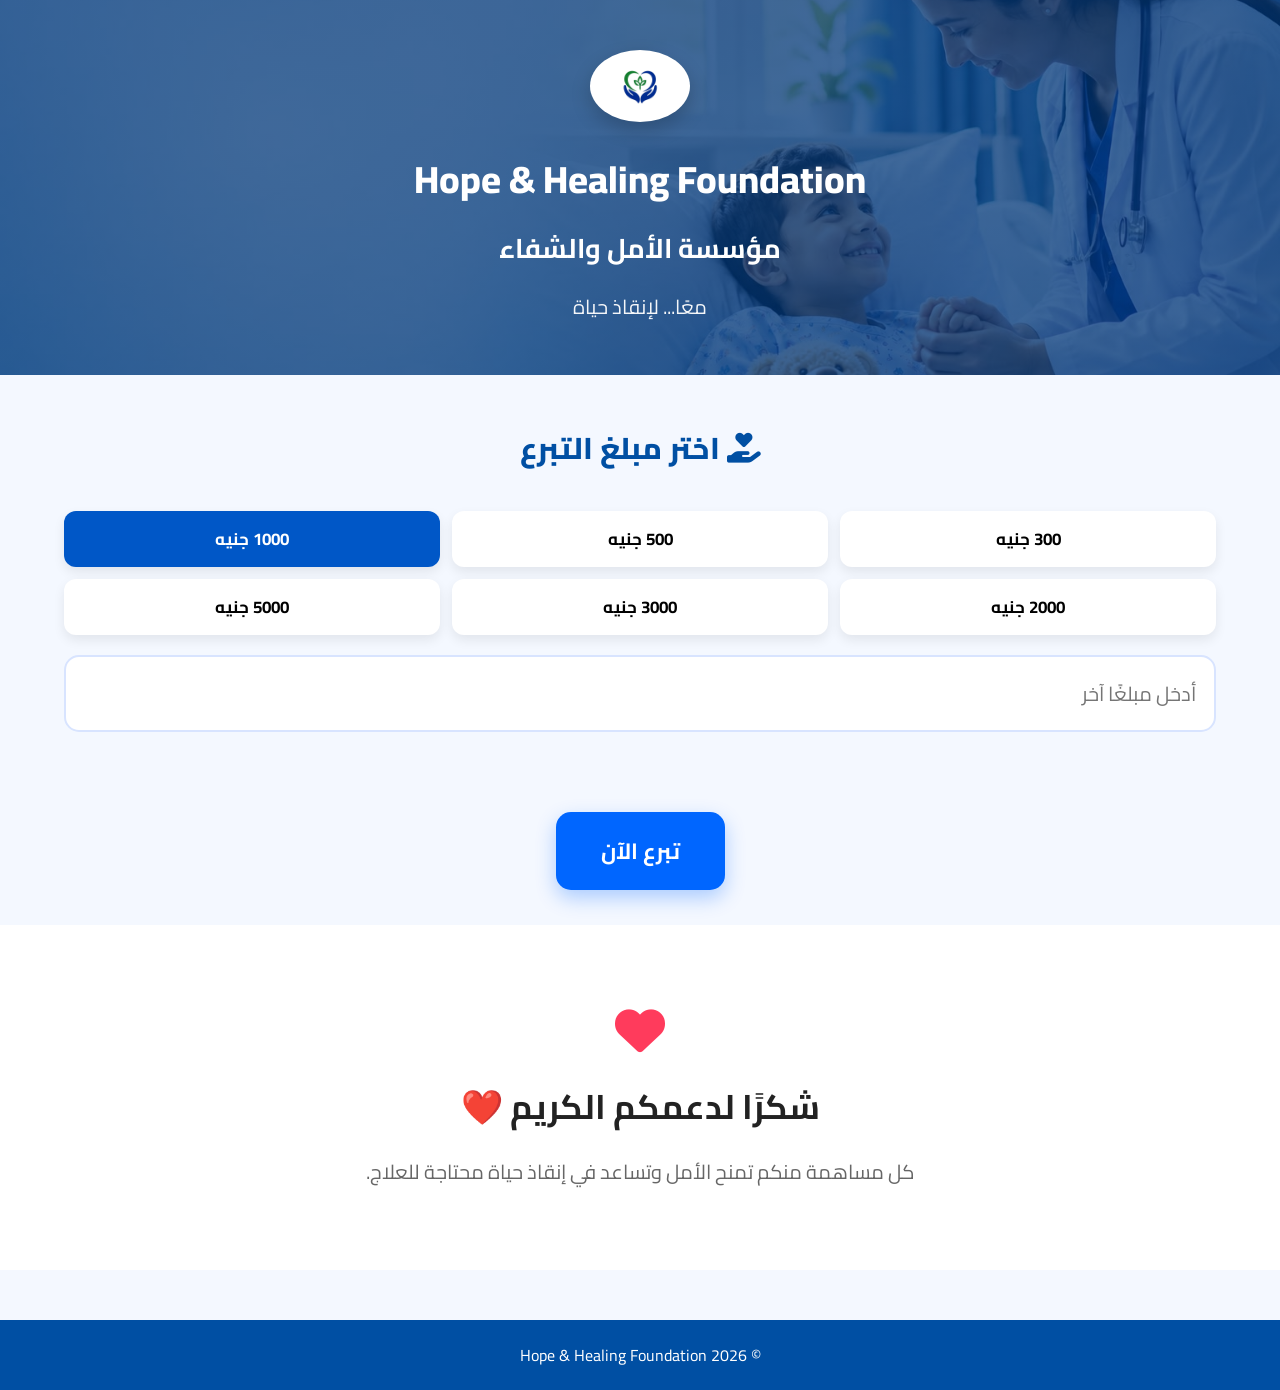
<file: index.html>
<!DOCTYPE html>
<html lang="ar" dir="rtl">

<head>
    <meta charset="UTF-8">
    <meta name="viewport" content="width=device-width, initial-scale=1.0">

    <title>Hope & Healing Foundation | مؤسسة الأمل والشفاء</title>

    <link rel="stylesheet" href="style.css">

    <!-- Google Font -->
    <link rel="preconnect" href="https://fonts.googleapis.com">
    <link rel="preconnect" href="https://fonts.gstatic.com" crossorigin>

    <link href="https://fonts.googleapis.com/css2?family=Cairo:wght@300;400;600;700;800&display=swap" rel="stylesheet">

    <!-- Font Awesome -->
    <link rel="stylesheet"
        href="https://cdnjs.cloudflare.com/ajax/libs/font-awesome/6.7.1/css/all.min.css">
</head>

<body>

<div class="overlay"></div>

<header class="hero">

    <div class="container">

        <img src="logo.png" class="logo">

        <h1>Hope & Healing Foundation</h1>

        <h2>مؤسسة الأمل والشفاء</h2>

        <p class="hero-text">
            معًا... لإنقاذ حياة
        </p>

    </div>

</header>

<section class="donation">

<div class="container">

<h2 class="section-title">

<i class="fa-solid fa-hand-holding-heart"></i>

اختر مبلغ التبرع

</h2>

<div class="amounts">

<button class="amount-btn">300 جنيه</button>

<button class="amount-btn">500 جنيه</button>

<button class="amount-btn active">1000 جنيه</button>

<button class="amount-btn">2000 جنيه</button>

<button class="amount-btn">3000 جنيه</button>

<button class="amount-btn">5000 جنيه</button>

</div>

<div class="custom-amount">

<input
type="number"
placeholder="أدخل مبلغًا آخر">

</div>

</div>

</section>
<div class="donate-now">
  <button id="donateBtn" onclick="goToPayment()">
    تبرع الآن
</button>
</div>



                    

    <section class="thanks">

        <div class="container">

            <i class="fa-solid fa-heart"></i>

            <h2>شكرًا لدعمكم الكريم ❤️</h2>

            <p>

                كل مساهمة منكم تمنح الأمل وتساعد في إنقاذ حياة محتاجة للعلاج.

            </p>

        </div>

    </section>

    <footer>

        <p>

            © 2026 Hope & Healing Foundation

        </p>

    </footer>

    <script src="script.js"></script>

</body>

</html>
</file>
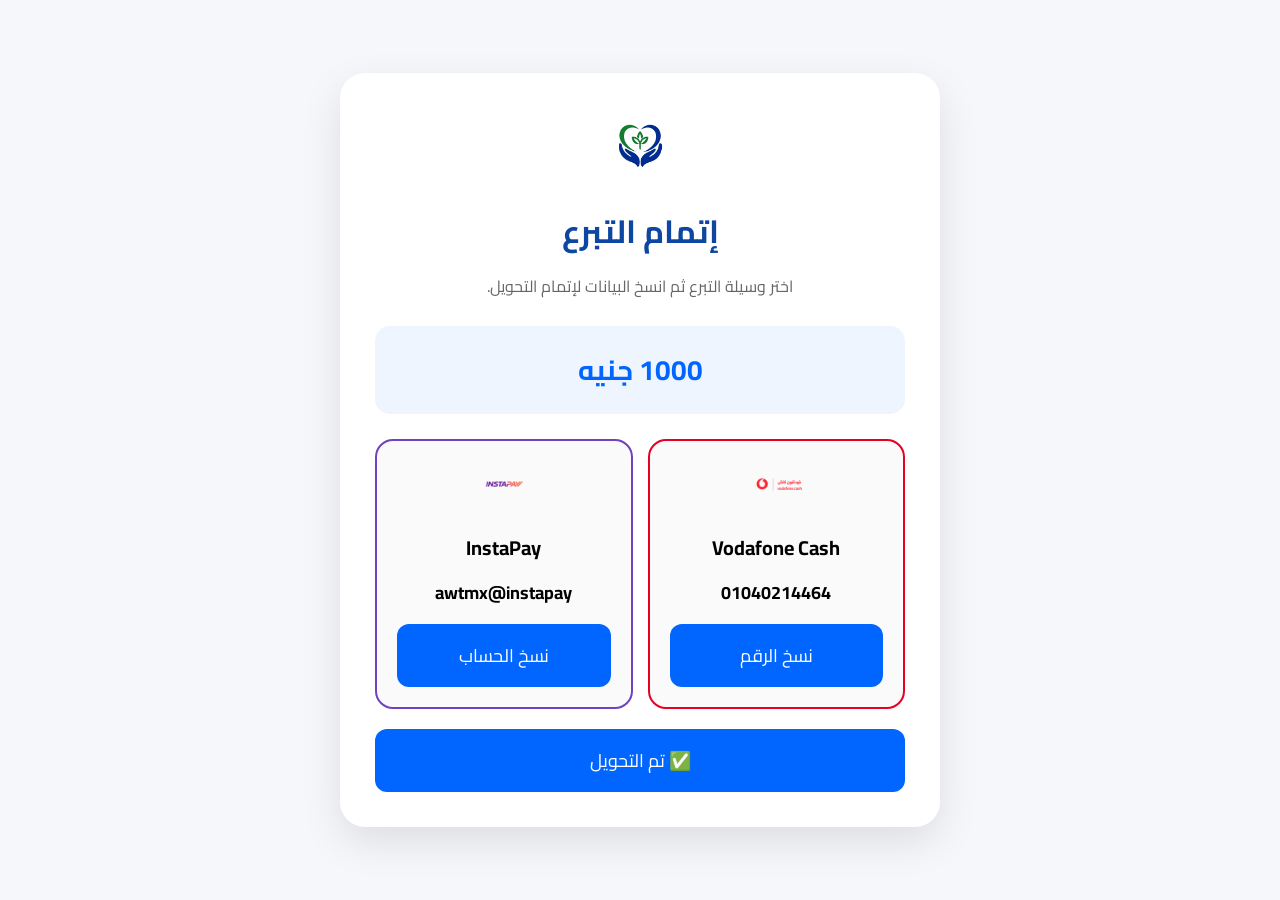
<file: payment.html>
<!DOCTYPE html>
<html lang="ar" dir="rtl">

<head>
<meta charset="UTF-8">
<meta name="viewport" content="width=device-width, initial-scale=1.0">

<title>إتمام التبرع | Hope & Healing Foundation</title>

<link rel="preconnect" href="https://fonts.googleapis.com">
<link rel="preconnect" href="https://fonts.gstatic.com" crossorigin>

<link href="https://fonts.googleapis.com/css2?family=Cairo:wght@300;400;600;700;800&display=swap" rel="stylesheet">

<style>

*{
margin:0;
padding:0;
box-sizing:border-box;
font-family:'Cairo',sans-serif;
}

body{
background:#f5f7fb;
display:flex;
justify-content:center;
align-items:center;
min-height:100vh;
padding:20px;
}

.card{
background:#fff;
width:100%;
max-width:600px;
border-radius:25px;
padding:35px;
box-shadow:0 15px 40px rgba(0,0,0,.1);
}

.logo{
width:110px;
display:block;
margin:auto;
margin-bottom:20px;
}

h1{
text-align:center;
color:#0d47a1;
margin-bottom:10px;
}

p{
text-align:center;
color:#666;
margin-bottom:25px;
}

.amount{
background:#eef5ff;
padding:18px;
border-radius:15px;
font-size:28px;
font-weight:bold;
text-align:center;
color:#0066ff;
margin-bottom:25px;
}

.pay-box{
background:#fafafa;
border:2px solid #eee;
border-radius:18px;
padding:18px;
margin-bottom:18px;
}

.pay-box h2{
font-size:22px;
margin-bottom:10px;
}

.value{
font-size:22px;
font-weight:bold;
word-break:break-all;
margin-bottom:15px;
}

button{
width:100%;
padding:15px;
background:#0066ff;
border:none;
color:white;
font-size:18px;
border-radius:12px;
cursor:pointer;
}

button:hover{
background:#004ec2;
}
.payment-methods{
display:grid;
grid-template-columns:1fr 1fr;
gap:15px;
margin-bottom:20px;
}

.pay-box{
background:#fafafa;
border:2px solid #eee;
border-radius:18px;
padding:20px;
text-align:center;
margin-bottom:0;
}

.pay-logo{
width:80px;
height:auto;
display:block;
margin:0 auto 15px;
}

.pay-box h2{
margin-bottom:10px;
font-size:20px;
}

.value{
font-size:18px;
font-weight:bold;
margin-bottom:15px;
word-break:break-word;
}

.vodafone{
border-color:#e60023;
}

.insta{
border-color:#6f42c1;
}

@media(max-width:700px){
.payment-methods{
grid-template-columns:1fr 1fr;
gap:10px;
}

.pay-logo{
width:65px;
}

.pay-box{
padding:15px;
}

.value{
font-size:15px;
}
    
</style>

</head>

<body>

<div class="card">

<img src="logo.png" class="logo">

<h1>إتمام التبرع</h1>

<p>
اختر وسيلة التبرع ثم انسخ البيانات لإتمام التحويل.
</p>

<div class="amount" id="amount">
1000 جنيه
</div>

<div class="payment-methods">

<div class="pay-box vodafone">

<img src="vodafone.png" class="pay-logo" alt="Vodafone Cash">

<h2>Vodafone Cash</h2>

<div class="value" id="vodafone">
01040214464
</div>

<button onclick="copyVodafone()">
نسخ الرقم
</button>

</div>

<div class="pay-box insta">

<img src="instapay.png" class="pay-logo" alt="InstaPay">

<h2>InstaPay</h2>

<div class="value" id="insta">
awtmx@instapay
</div>

<button onclick="copyInsta()">
نسخ الحساب
</button>

</div>

</div>

<button onclick="finishDonation()" class="finish-btn">
✅ تم التحويل
</button>
</div><script>

function copyVodafone(){

navigator.clipboard.writeText(
document.getElementById("vodafone").innerText
);

alert("تم نسخ رقم Vodafone Cash");

}

function copyInsta(){

navigator.clipboard.writeText(
document.getElementById("insta").innerText
);

alert("تم نسخ حساب InstaPay");

}
const amount = localStorage.getItem("donationAmount");

if (amount) {
    document.getElementById("amount").innerText = amount;
}
    function finishDonation(){
    window.location.href = "thankyou.html";
}
</script>

</body>

</html>
</file>
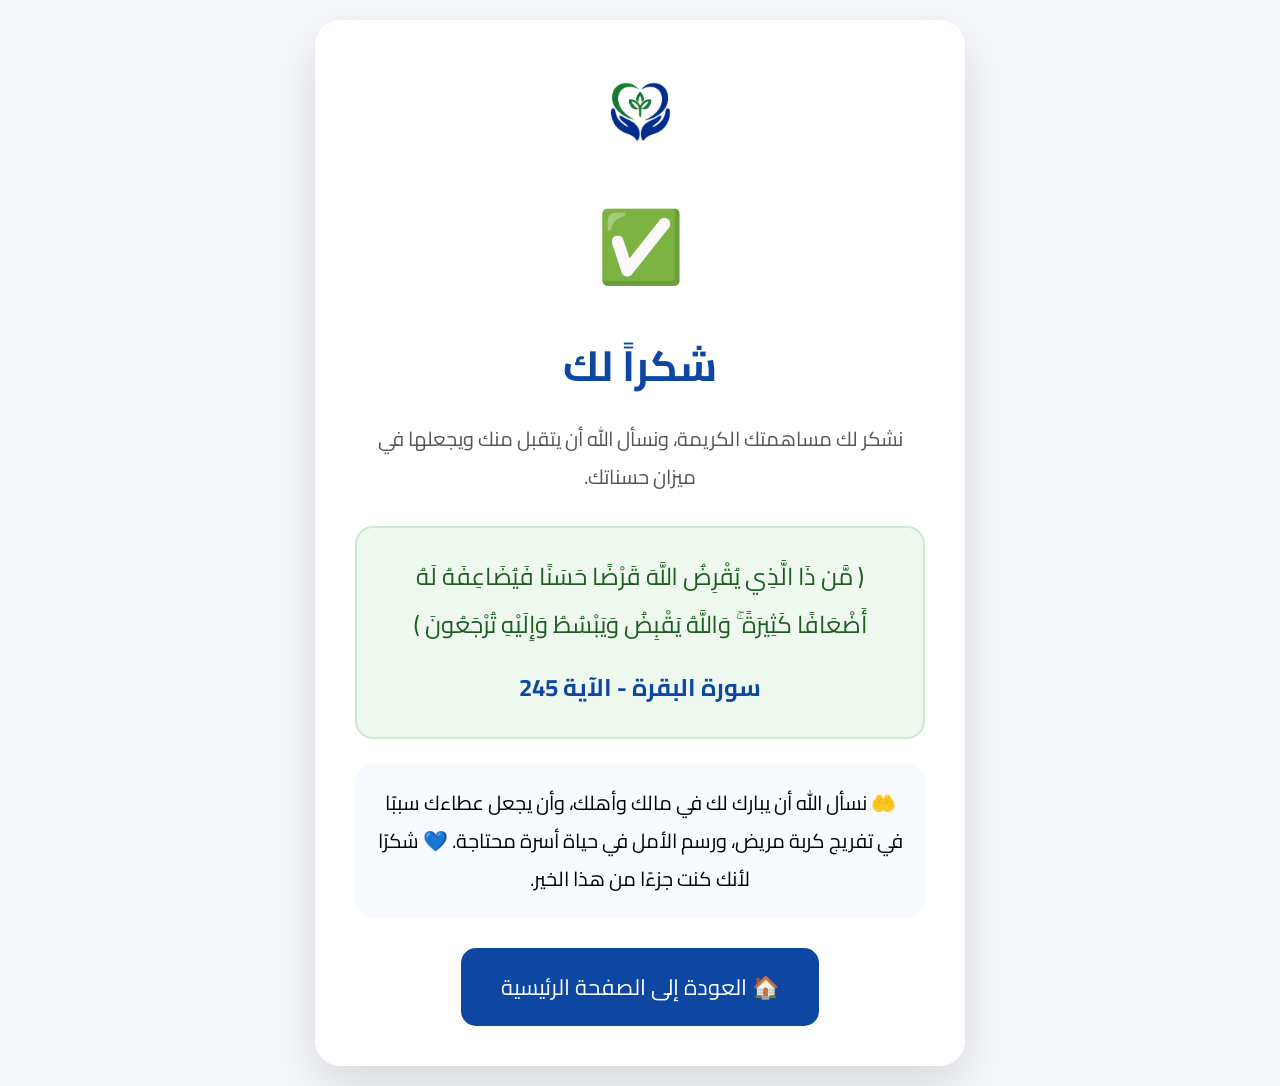
<file: thankyou.html>
<!DOCTYPE html>
<html lang="ar" dir="rtl">

<head>

<meta charset="UTF-8">

<meta name="viewport" content="width=device-width, initial-scale=1.0">

<title>شكراً لك | Hope & Healing Foundation</title>

<link rel="preconnect" href="https://fonts.googleapis.com">

<link rel="preconnect" href="https://fonts.gstatic.com" crossorigin>

<link href="https://fonts.googleapis.com/css2?family=Cairo:wght@300;400;600;700;800&display=swap" rel="stylesheet">

<style>

*{
margin:0;
padding:0;
box-sizing:border-box;
font-family:'Cairo',sans-serif;
}

body{
background:#f5f7fb;
display:flex;
justify-content:center;
align-items:center;
min-height:100vh;
padding:20px;
}

.card{
background:#fff;
width:100%;
max-width:650px;
padding:40px;
border-radius:25px;
box-shadow:0 20px 50px rgba(0,0,0,.12);
text-align:center;
}

.logo{
width:150px;
display:block;
margin:0 auto 20px;
}

.check{
font-size:70px;
margin-bottom:15px;
animation:pop .7s ease;
}

@keyframes pop{

0%{
transform:scale(.2);
opacity:0;
}

100%{
transform:scale(1);
opacity:1;
}

}

h1{
color:#0d47a1;
font-size:42px;
margin-bottom:15px;
}

.message{
font-size:20px;
color:#555;
line-height:1.9;
margin-bottom:30px;
}

.verse{
background:#eef8ef;
border:2px solid #cfe8d1;
padding:25px;
border-radius:18px;
font-size:24px;
line-height:2;
color:#1b5e20;
margin-bottom:25px;
}

.ref{
margin-top:15px;
font-weight:bold;
color:#0d47a1;
}

.pray{
background:#f7fbff;
padding:20px;
border-radius:18px;
font-size:20px;
line-height:1.9;
margin-bottom:30px;
}

.home-btn{

display:inline-block;
background:#0d47a1;
color:#fff;
text-decoration:none;
padding:18px 40px;
font-size:22px;
border-radius:15px;
transition:.3s;

}

.home-btn:hover{

background:#08357d;

}

</style>

</head>

<body>

<div class="card">

<img src="logo.png" class="logo">

<div class="check">✅</div>

<h1>شكراً لك</h1>

<div class="message">

نشكر لك مساهمتك الكريمة، ونسأل الله أن يتقبل منك ويجعلها في ميزان حسناتك.

</div>
<div class="verse">

﴿ مَّن ذَا الَّذِي يُقْرِضُ اللَّهَ قَرْضًا حَسَنًا فَيُضَاعِفَهُ لَهُ أَضْعَافًا كَثِيرَةً ۚ وَاللَّهُ يَقْبِضُ وَيَبْسُطُ وَإِلَيْهِ تُرْجَعُونَ ﴾

<div class="ref">
سورة البقرة - الآية 245
</div>

</div>

<div class="pray">

🤲 نسأل الله أن يبارك لك في مالك وأهلك، وأن يجعل عطاءك سببًا في تفريج كربة مريض، ورسم الأمل في حياة أسرة محتاجة.

💙 شكرًا لأنك كنت جزءًا من هذا الخير.

</div>

<a href="index.html" class="home-btn">
🏠 العودة إلى الصفحة الرئيسية
</a>

</div>

</body>

</html>
</file>
<file: style.css>
/* ===========================
   Hope & Healing Foundation
=========================== */

*{
margin:0;
padding:0;
box-sizing:border-box;
font-family:'Cairo',sans-serif;
}

html{
scroll-behavior:smooth;
}

body{
background:#f4f8ff;
color:#222;
overflow-x:hidden;
}

.container{
width:90%;
max-width:1200px;
margin:auto;
}

.hero{

background:
linear-gradient(rgba(0,55,120,.75),rgba(0,55,120,.75)),
url("background.jpg");

background-size:cover;
background-position:center;

padding:50px 20px;

text-align:center;

color:white;

position:relative;

}

.logo{
    width:100px;
    margin-bottom:12px;
    border-radius:50%;
    background:white;
    padding:8px;
    box-shadow:0 8px 20px rgba(0,0,0,.2);
}


.hero h1{

font-size:38px;

font-weight:800;

margin-bottom:8px;

}

.hero h2{

font-size:27px;

font-weight:700;

margin-bottom:15px;

}

.hero-text{

font-size:20px;

opacity:.95;

}

.section-title{

font-size:30px;

font-weight:800;

text-align:center;

margin-bottom:35px;

color:#004fa3;

}

.donation{

padding:45px 0;

}

.amounts{
display:grid;
grid-template-columns:repeat(3,1fr);
gap:12px;
margin-bottom:20px;
}


.amount-btn{

background:white;

border:none;

padding:12px;

font-size:17px;

font-weight:700;

border-radius:12px;

cursor:pointer;

transition:.3s;

box-shadow:0 5px 12px rgba(0,0,0,.08);

}


.amount-btn:hover{

transform:translateY(-4px);

background:#0057c7;

color:white;

}

.amount-btn.active{

background:#0057c7;

color:white;

}

.custom-amount input{

width:100%;

padding:18px;

border-radius:15px;

border:2px solid #d8e4ff;

font-size:20px;

outline:none;

}.payment{
padding:70px 0;
}

.payment-cards{
display:grid;
grid-template-columns:repeat(2,1fr);
gap:25px;
margin-top:30px;
}

.card{
background:#fff;
padding:30px;
border-radius:20px;
box-shadow:0 10px 25px rgba(0,0,0,.08);
transition:.3s;
}

.card:hover{
transform:translateY(-8px);
}

.card .top{
display:flex;
align-items:center;
gap:15px;
margin-bottom:20px;
}

.card .top img{
width:55px;
height:55px;
object-fit:contain;
}

.card h3{
font-size:24px;
}

.number{
font-size:22px;
font-weight:bold;
margin:20px 0;
word-break:break-all;
}

.card button{
width:100%;
padding:15px;
border:none;
border-radius:12px;
font-size:18px;
cursor:pointer;
color:#fff;
font-weight:bold;
}

.vodafone button{
background:#e60000;
}

.instapay button{
background:#6f2cff;
}

.thanks{
padding:80px 20px;
text-align:center;
background:#ffffff;
}

.thanks i{
font-size:50px;
color:#ff3b5c;
margin-bottom:20px;
}

.thanks h2{
font-size:34px;
margin-bottom:15px;
}

.thanks p{
font-size:20px;
color:#666;
}

footer{
background:#004fa3;
color:#fff;
text-align:center;
padding:20px;
margin-top:50px;
}

@media(max-width:768px){

.hero h1{
font-size:28px;
}

.hero h2{
font-size:22px;
}

.amounts{
    grid-template-columns:repeat(3,1fr);
    gap:10px;
}

.amount-btn{
    padding:12px;
    font-size:17px;
    border-radius:12px;
}
.payment-cards{
grid-template-columns:1fr;
}

.section-title{
font-size:24px;
}

.number{
font-size:18px;
}
}

.donate-now{
    text-align:center;
    margin:35px 0;
}

#donateBtn{
    background:#0066ff;
    color:#fff;
    border:none;
    padding:18px 45px;
    font-size:22px;
    font-weight:bold;
    border-radius:15px;
    cursor:pointer;
    transition:0.3s;
    box-shadow:0 8px 20px rgba(0,102,255,.3);
}

#donateBtn:hover{
    background:#004ec2;
    transform:translateY(-2px);
}
}
</file>
